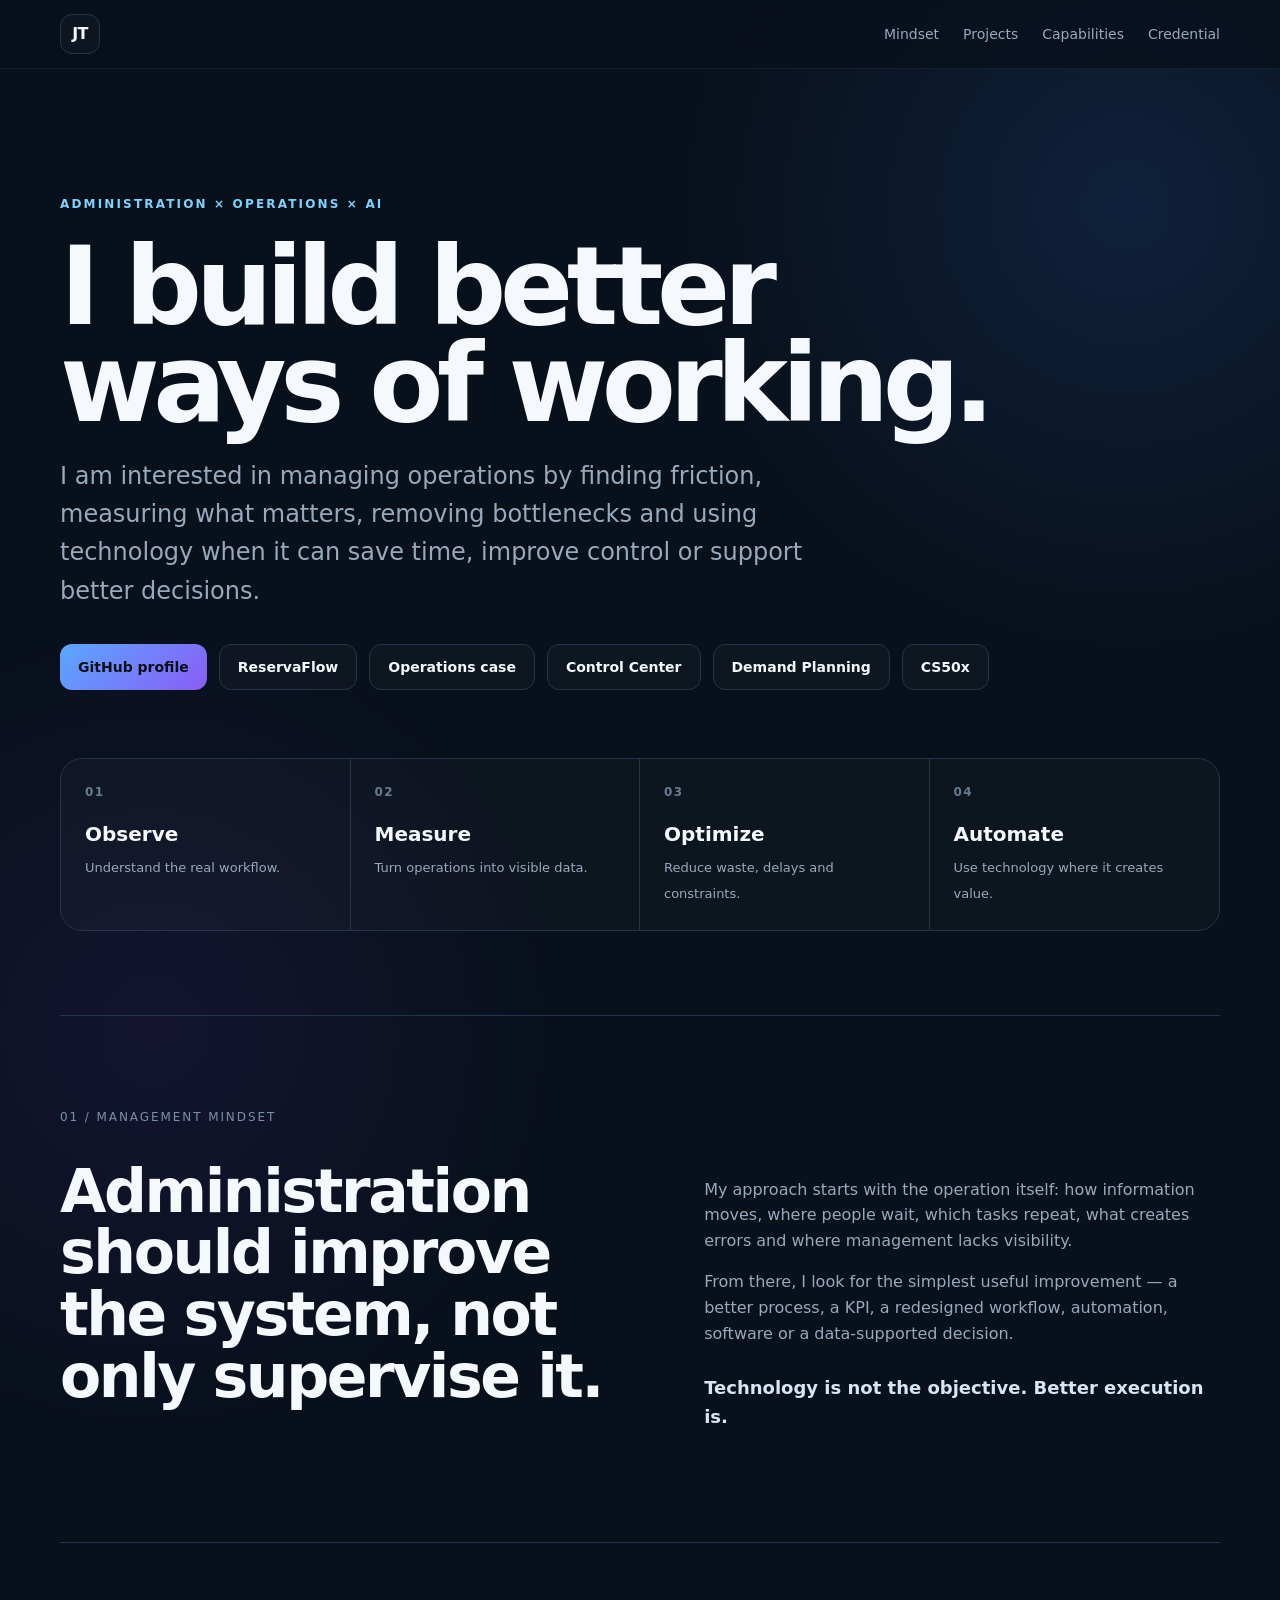
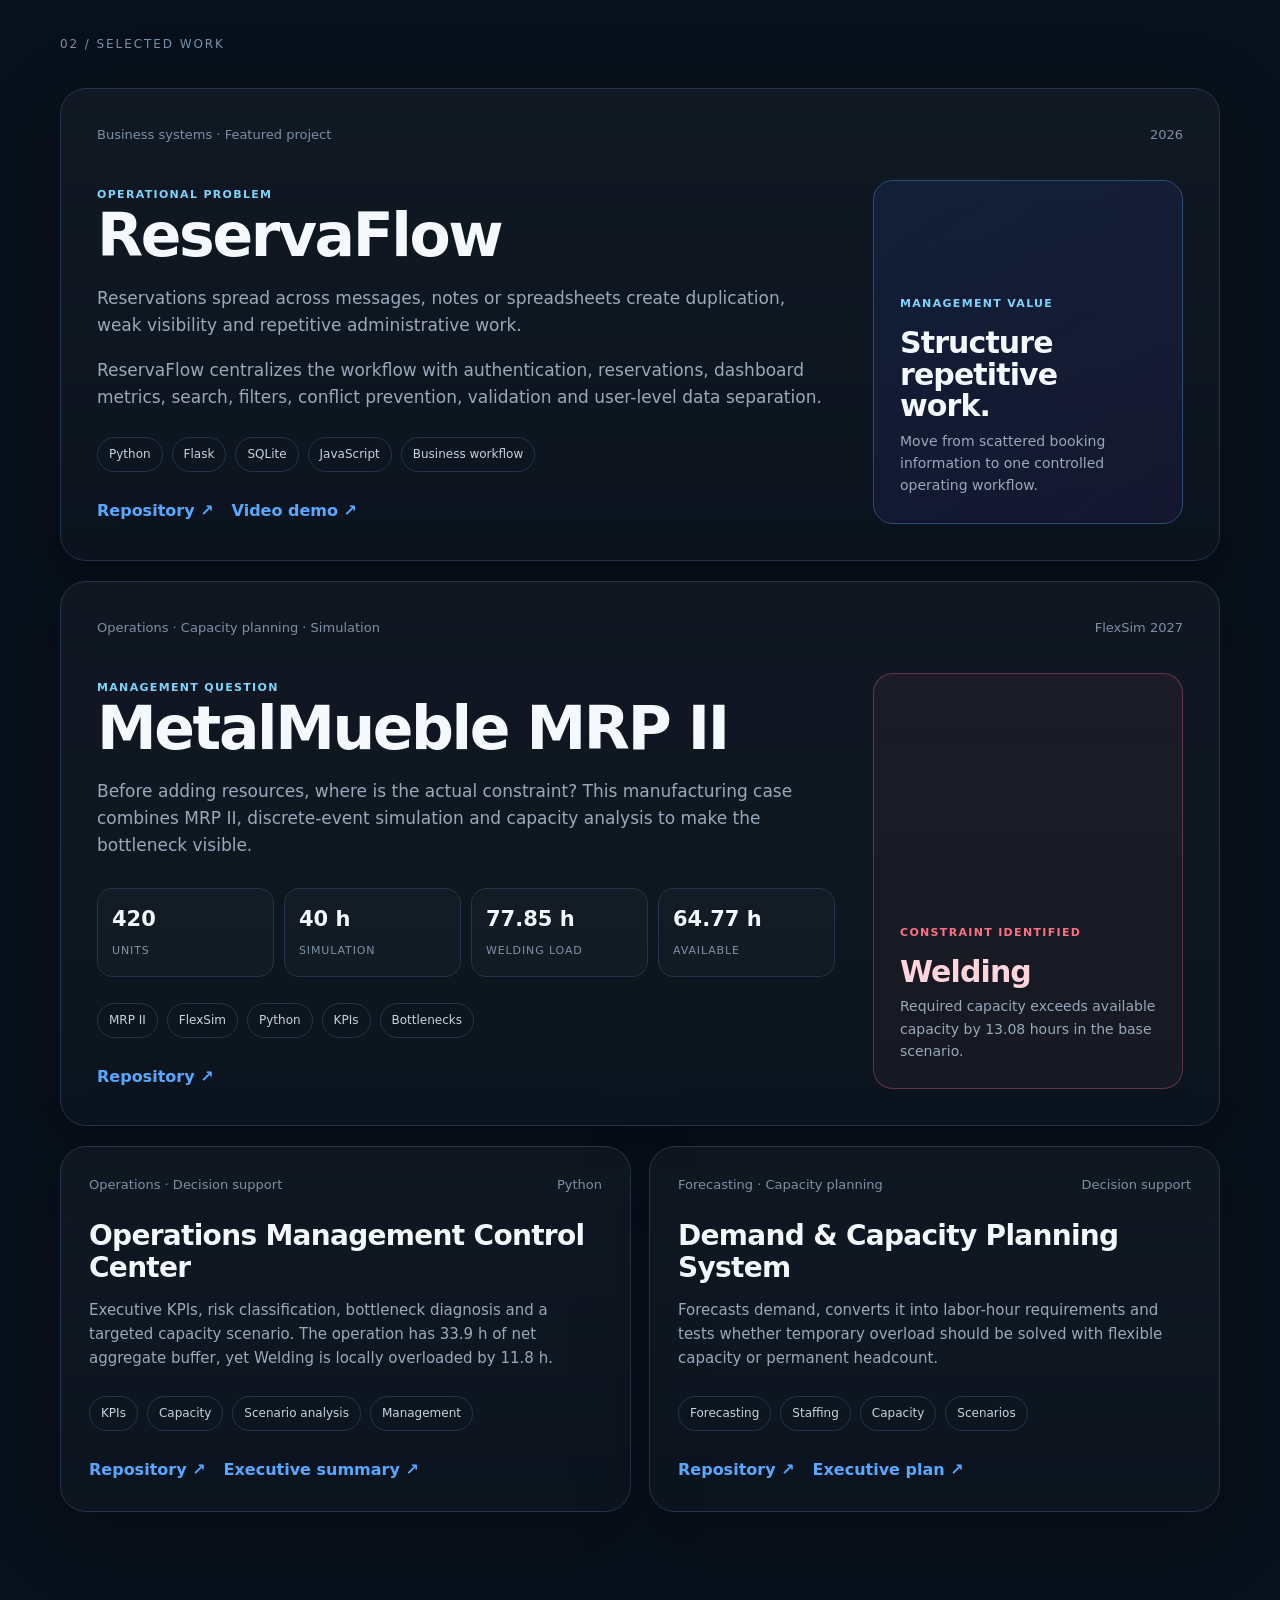
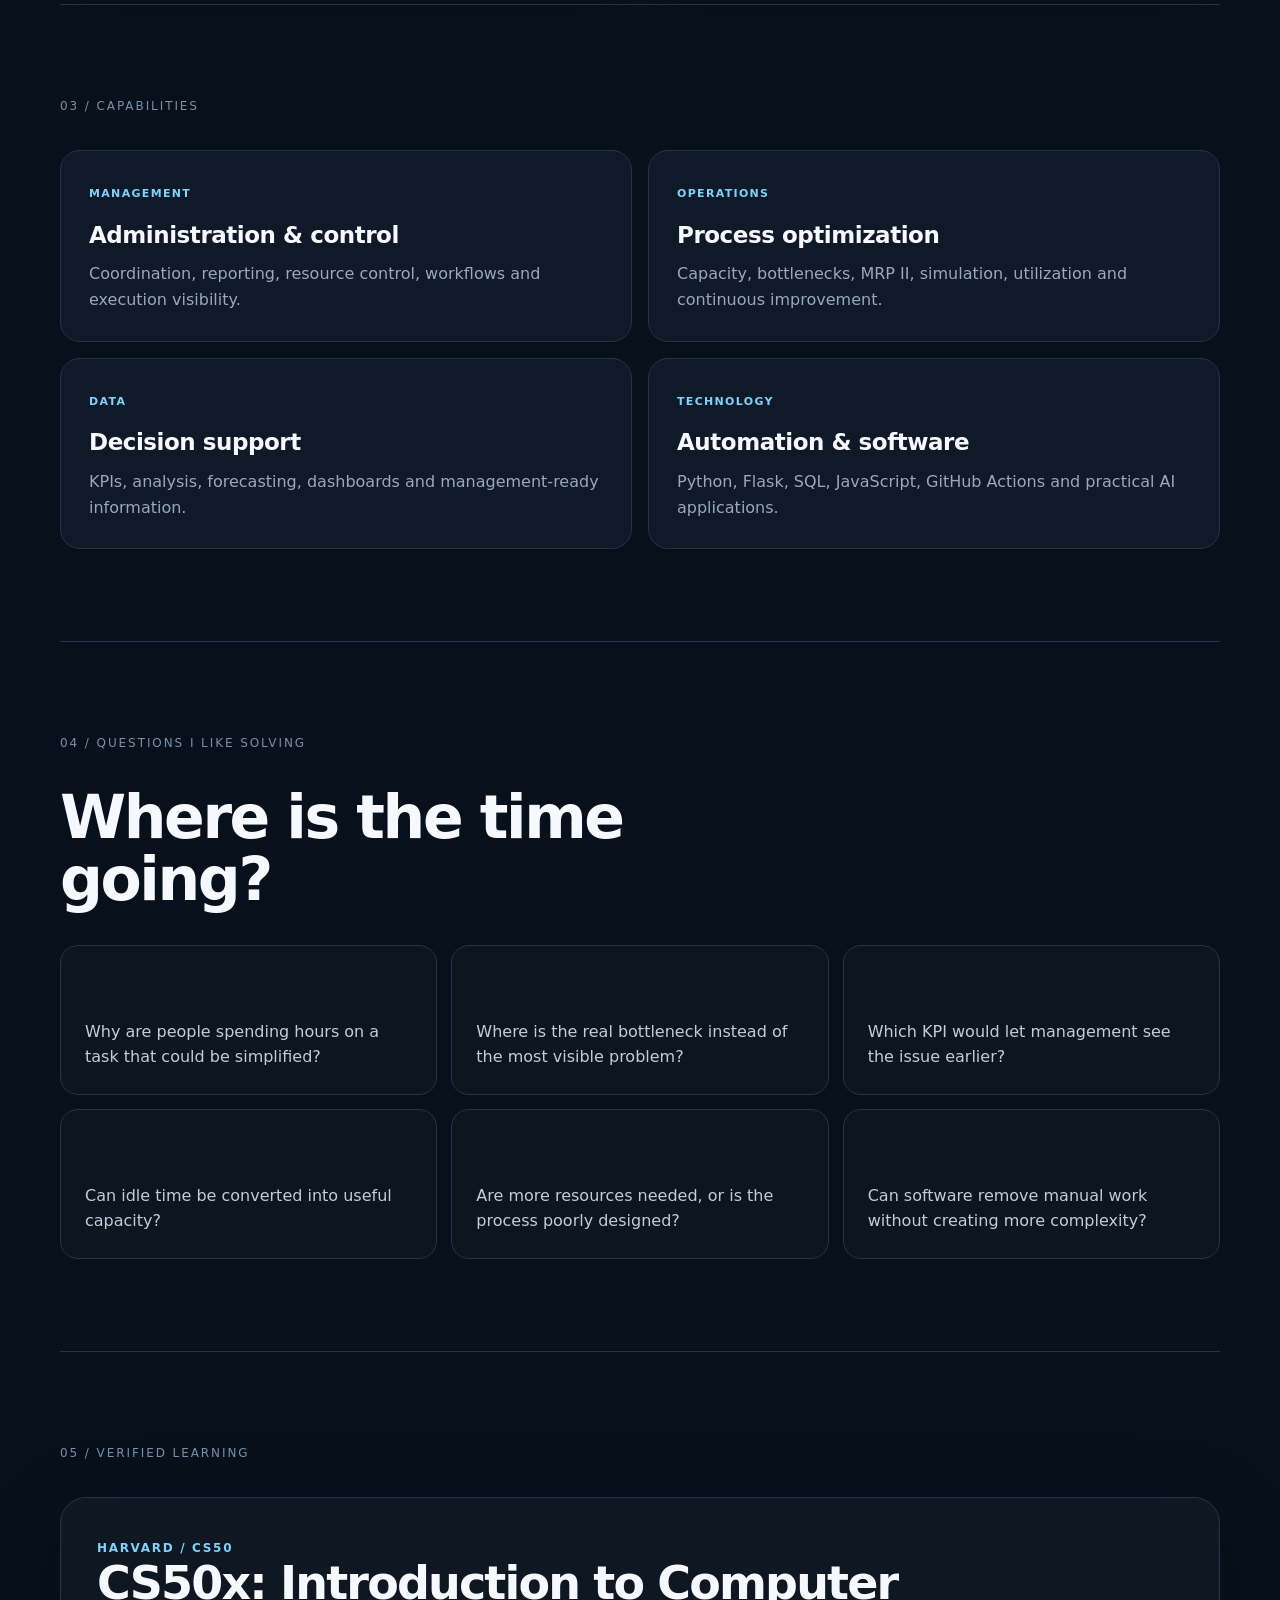
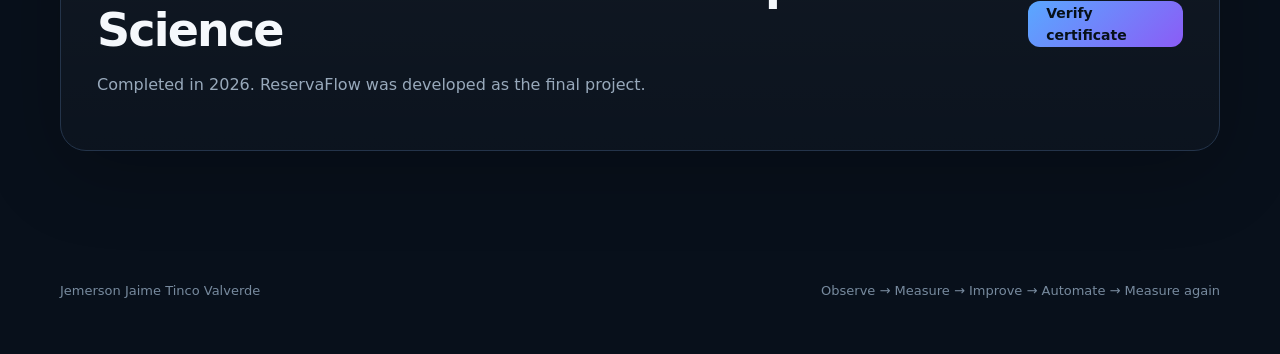
<file: docs/index.html>
<!doctype html>
<html lang="en">
<head>
  <meta charset="utf-8">
  <meta name="viewport" content="width=device-width, initial-scale=1">
  <meta name="description" content="Portfolio of Jemerson Jaime Tinco Valverde — administration, operations, process optimization, data, automation and applied AI.">
  <title>Jemerson Tinco Valverde | Operations × Administration × AI</title>
  <link rel="stylesheet" href="styles.css">
</head>
<body>
  <header class="nav-wrap">
    <nav class="nav container">
      <a class="brand" href="#top" aria-label="Home">JT</a>
      <div class="nav-links">
        <a href="#mindset">Mindset</a>
        <a href="#projects">Projects</a>
        <a href="#capabilities">Capabilities</a>
        <a href="#credential">Credential</a>
      </div>
    </nav>
  </header>

  <main id="top">
    <section class="hero container">
      <div class="eyebrow">Administration × Operations × AI</div>
      <h1>I build better<br>ways of working.</h1>
      <p class="hero-copy">
        I am interested in managing operations by finding friction, measuring what matters,
        removing bottlenecks and using technology when it can save time, improve control
        or support better decisions.
      </p>
      <div class="actions">
        <a class="btn primary" href="https://github.com/jtincovalverde">GitHub profile</a>
        <a class="btn" href="https://github.com/jtincovalverde/ReservaFlow">ReservaFlow</a>
        <a class="btn" href="https://github.com/jtincovalverde/MetalMueble-MRP-II-FlexSim">Operations case</a>
        <a class="btn" href="https://github.com/jtincovalverde/operations-management-control-center">Control Center</a>
        <a class="btn" href="https://github.com/jtincovalverde/demand-capacity-planning">Demand Planning</a>
        <a class="btn" href="https://cs50.harvard.edu/certificates/33971312-603f-44b5-ae8c-69c073080305">CS50x</a>
      </div>

      <div class="hero-metrics" aria-label="Core focus areas">
        <div><span>01</span><strong>Observe</strong><small>Understand the real workflow.</small></div>
        <div><span>02</span><strong>Measure</strong><small>Turn operations into visible data.</small></div>
        <div><span>03</span><strong>Optimize</strong><small>Reduce waste, delays and constraints.</small></div>
        <div><span>04</span><strong>Automate</strong><small>Use technology where it creates value.</small></div>
      </div>
    </section>

    <section id="mindset" class="section container">
      <div class="section-label">01 / Management mindset</div>
      <div class="split">
        <h2>Administration should improve the system, not only supervise it.</h2>
        <div>
          <p>
            My approach starts with the operation itself: how information moves, where people wait,
            which tasks repeat, what creates errors and where management lacks visibility.
          </p>
          <p>
            From there, I look for the simplest useful improvement — a better process, a KPI,
            a redesigned workflow, automation, software or a data-supported decision.
          </p>
          <p class="principle">Technology is not the objective. Better execution is.</p>
        </div>
      </div>
    </section>

    <section id="projects" class="section container">
      <div class="section-label">02 / Selected work</div>

      <article class="project-card featured">
        <div class="project-topline"><span>Business systems · Featured project</span><span>2026</span></div>
        <div class="project-layout">
          <div>
            <span class="problem-label">Operational problem</span>
            <h2>ReservaFlow</h2>
            <p>Reservations spread across messages, notes or spreadsheets create duplication, weak visibility and repetitive administrative work.</p>
            <p>ReservaFlow centralizes the workflow with authentication, reservations, dashboard metrics, search, filters, conflict prevention, validation and user-level data separation.</p>
            <div class="tags"><span>Python</span><span>Flask</span><span>SQLite</span><span>JavaScript</span><span>Business workflow</span></div>
            <div class="project-links"><a href="https://github.com/jtincovalverde/ReservaFlow">Repository ↗</a><a href="https://www.youtube.com/watch?v=mBzinlOeNAw">Video demo ↗</a></div>
          </div>
          <div class="impact-box"><span>Management value</span><strong>Structure repetitive work.</strong><p>Move from scattered booking information to one controlled operating workflow.</p></div>
        </div>
      </article>

      <article class="project-card featured second">
        <div class="project-topline"><span>Operations · Capacity planning · Simulation</span><span>FlexSim 2027</span></div>
        <div class="project-layout">
          <div>
            <span class="problem-label">Management question</span>
            <h2>MetalMueble MRP II</h2>
            <p>Before adding resources, where is the actual constraint? This manufacturing case combines MRP II, discrete-event simulation and capacity analysis to make the bottleneck visible.</p>
            <div class="case-stats">
              <div><strong>420</strong><span>units</span></div>
              <div><strong>40 h</strong><span>simulation</span></div>
              <div><strong>77.85 h</strong><span>welding load</span></div>
              <div><strong>64.77 h</strong><span>available</span></div>
            </div>
            <div class="tags"><span>MRP II</span><span>FlexSim</span><span>Python</span><span>KPIs</span><span>Bottlenecks</span></div>
            <div class="project-links"><a href="https://github.com/jtincovalverde/MetalMueble-MRP-II-FlexSim">Repository ↗</a></div>
          </div>
          <div class="impact-box warning"><span>Constraint identified</span><strong>Welding</strong><p>Required capacity exceeds available capacity by 13.08 hours in the base scenario.</p></div>
        </div>
      </article>

      <div class="project-grid">
        <article class="project-card compact">
          <div class="project-topline"><span>Operations · Decision support</span><span>Python</span></div>
          <h3>Operations Management Control Center</h3>
          <p>Executive KPIs, risk classification, bottleneck diagnosis and a targeted capacity scenario. The operation has 33.9 h of net aggregate buffer, yet Welding is locally overloaded by 11.8 h.</p>
          <div class="tags"><span>KPIs</span><span>Capacity</span><span>Scenario analysis</span><span>Management</span></div>
          <div class="project-links">
            <a href="https://github.com/jtincovalverde/operations-management-control-center">Repository ↗</a>
            <a href="https://github.com/jtincovalverde/operations-management-control-center/blob/main/executive_summary.md">Executive summary ↗</a>
          </div>
        </article>
        <article class="project-card compact">
          <div class="project-topline"><span>Forecasting · Capacity planning</span><span>Decision support</span></div>
          <h3>Demand & Capacity Planning System</h3>
          <p>Forecasts demand, converts it into labor-hour requirements and tests whether temporary overload should be solved with flexible capacity or permanent headcount.</p>
          <div class="tags"><span>Forecasting</span><span>Staffing</span><span>Capacity</span><span>Scenarios</span></div>
          <div class="project-links">
            <a href="https://github.com/jtincovalverde/demand-capacity-planning">Repository ↗</a>
            <a href="https://github.com/jtincovalverde/demand-capacity-planning/blob/main/executive_plan.md">Executive plan ↗</a>
          </div>
        </article>
      </div>
    </section>

    <section id="capabilities" class="section container">
      <div class="section-label">03 / Capabilities</div>
      <div class="skill-grid">
        <div><span>Management</span><h3>Administration & control</h3><p>Coordination, reporting, resource control, workflows and execution visibility.</p></div>
        <div><span>Operations</span><h3>Process optimization</h3><p>Capacity, bottlenecks, MRP II, simulation, utilization and continuous improvement.</p></div>
        <div><span>Data</span><h3>Decision support</h3><p>KPIs, analysis, forecasting, dashboards and management-ready information.</p></div>
        <div><span>Technology</span><h3>Automation & software</h3><p>Python, Flask, SQL, JavaScript, GitHub Actions and practical AI applications.</p></div>
      </div>
    </section>

    <section class="section container questions">
      <div class="section-label">04 / Questions I like solving</div>
      <h2>Where is the time going?</h2>
      <div class="question-grid">
        <p>Why are people spending hours on a task that could be simplified?</p>
        <p>Where is the real bottleneck instead of the most visible problem?</p>
        <p>Which KPI would let management see the issue earlier?</p>
        <p>Can idle time be converted into useful capacity?</p>
        <p>Are more resources needed, or is the process poorly designed?</p>
        <p>Can software remove manual work without creating more complexity?</p>
      </div>
    </section>

    <section id="credential" class="section container">
      <div class="section-label">05 / Verified learning</div>
      <div class="cert-card">
        <div><span class="cert-kicker">Harvard / CS50</span><h2>CS50x: Introduction to Computer Science</h2><p>Completed in 2026. ReservaFlow was developed as the final project.</p></div>
        <a class="btn primary" href="https://cs50.harvard.edu/certificates/33971312-603f-44b5-ae8c-69c073080305">Verify certificate</a>
      </div>
    </section>
  </main>

  <footer class="footer container">
    <span>Jemerson Jaime Tinco Valverde</span>
    <span>Observe → Measure → Improve → Automate → Measure again</span>
  </footer>
</body>
</html>
</file>
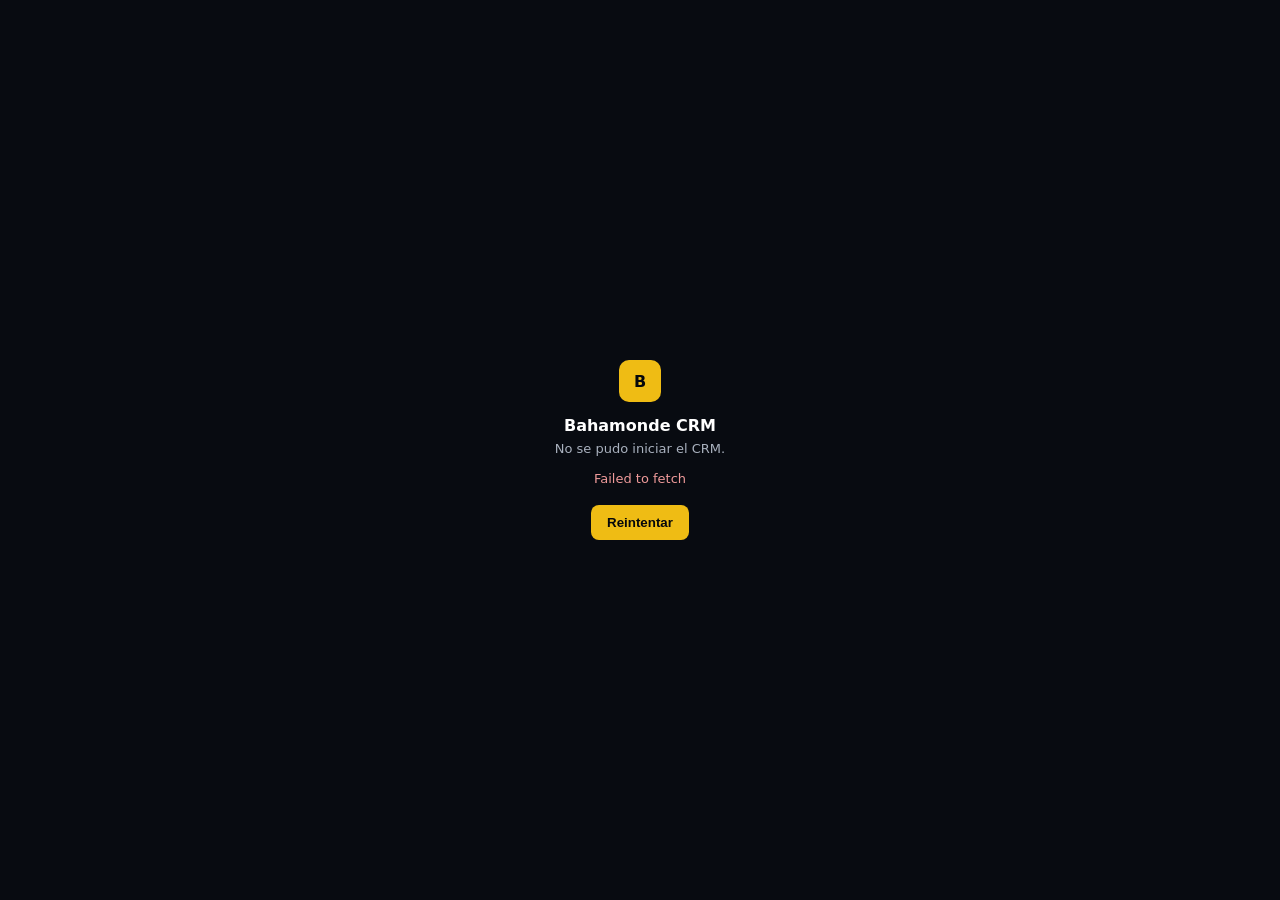
<file: docs/bahamonde-crm/index.html>
<!doctype html><html lang="es"><head><meta charset="utf-8"><meta name="viewport" content="width=device-width,initial-scale=1"><meta name="theme-color" content="#0A0F1C"><meta name="bahamonde-build" content="2026-09-14-1215"><title>Bahamonde CRM</title><link rel="manifest" href="./manifest.webmanifest"><style>html,body{margin:0;height:100%;background:#080b11;color:#fff;font-family:Inter,system-ui,sans-serif}.w{height:100%;display:grid;place-items:center;text-align:center}.b{background:#efbc14;color:#05070b;width:42px;height:42px;border-radius:10px;display:grid;place-items:center;font-weight:900;margin:auto}.t{margin-top:14px;font-weight:800}.s{margin-top:6px;color:#a9b1be;font-size:13px}.e{margin-top:14px;color:#ef9a9a;font-size:13px;max-width:620px;line-height:1.45}.r{margin-top:16px;background:#efbc14;color:#05070b;border:0;border-radius:8px;padding:10px 16px;font-weight:800;cursor:pointer}</style></head><body><div class="w"><div><div class="b">B</div><div class="t">Bahamonde CRM</div><div id="s" class="s">Cargando la versión más reciente…</div><div id="e" class="e"></div><button id="r" class="r" style="display:none">Reintentar</button></div></div><script>(async()=>{const retry=()=>location.replace('./?v='+Date.now());const fail=(m)=>{document.body.innerHTML='<div class="w"><div><div class="b">B</div><div class="t">Bahamonde CRM</div><div class="s">No se pudo iniciar el CRM.</div><div class="e">'+String(m).replace(/[&<>"']/g,c=>({'&':'&amp;','<':'&lt;','>':'&gt;','"':'&quot;',"'":'&#039;'}[c]))+'</div><button class="r" id="retry">Reintentar</button></div></div>';document.getElementById('retry').onclick=retry};try{const endpoint='https://dasheilkvbzaoqyzeicc.supabase.co/functions/v1/bahamonde?k=bahamonde-crm-2026&v='+Date.now();const res=await fetch(endpoint,{cache:'no-store',mode:'cors'});if(!res.ok)throw new Error('No se pudo obtener el CRM ('+res.status+').');const html=await res.text();if(!/^\s*<!doctype html/i.test(html)||!/<\/html>\s*$/i.test(html))throw new Error('La versión recibida está incompleta.');const parsed=new DOMParser().parseFromString(html,'text/html');const scripts=[...parsed.querySelectorAll('script')].map(s=>({src:s.getAttribute('src'),type:s.getAttribute('type')||'',text:s.textContent||''}));parsed.querySelectorAll('script').forEach(s=>s.remove());const mf=parsed.querySelector('link[rel="manifest"]');if(mf)mf.setAttribute('href','./manifest.webmanifest');document.documentElement.lang=parsed.documentElement.lang||'es';document.head.innerHTML=parsed.head.innerHTML;document.body.innerHTML=parsed.body.innerHTML;for(const s of scripts){await new Promise((resolve,reject)=>{const el=document.createElement('script');if(s.type)el.type=s.type;if(s.src){el.src=new URL(s.src,endpoint).href;el.onload=resolve;el.onerror=()=>reject(new Error('No se pudo cargar un componente del CRM.'));document.body.appendChild(el)}else{try{el.textContent=s.text;document.body.appendChild(el);resolve()}catch(e){reject(e)}}})}setTimeout(()=>{const form=document.getElementById('af');if(form&&!form.onsubmit)fail('La interfaz cargó, pero el módulo de acceso no se inició. Recarga la página.')},500)}catch(e){fail(e&&e.message?e.message:String(e))}})();</script></body></html>
</file>
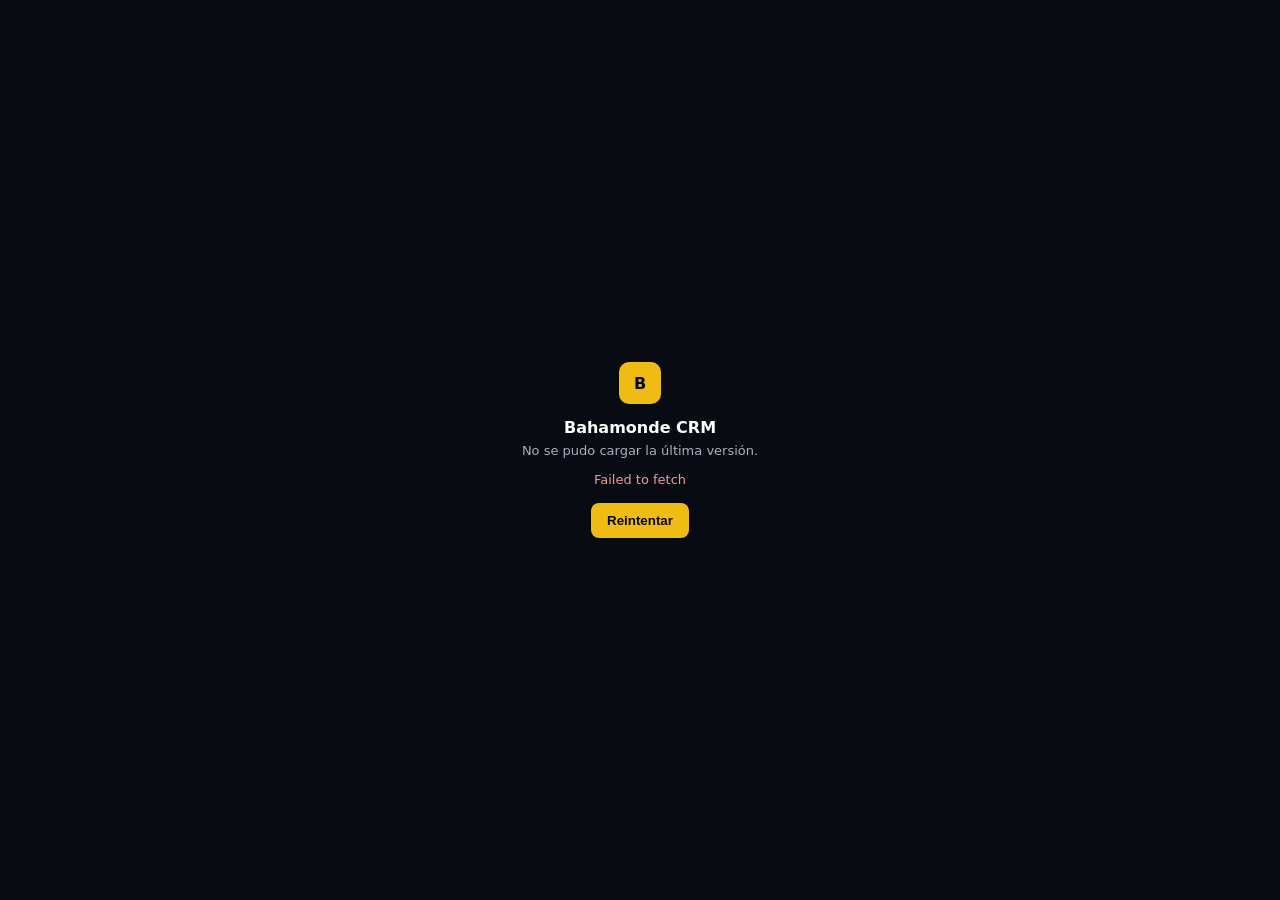
<file: bahamonde-crm-live/app.html>
<!doctype html><html lang="es"><head><meta charset="utf-8"><meta name="viewport" content="width=device-width,initial-scale=1"><meta name="theme-color" content="#0A0F1C"><title>Bahamonde CRM</title><style>html,body{margin:0;height:100%;background:#080b11;color:#fff;font-family:Inter,system-ui,sans-serif}.w{height:100%;display:grid;place-items:center;text-align:center}.b{background:#efbc14;color:#05070b;width:42px;height:42px;border-radius:10px;display:grid;place-items:center;font-weight:900;margin:auto}.t{margin-top:14px;font-weight:800}.s{margin-top:6px;color:#a9b1be;font-size:13px}.e{margin-top:14px;color:#ef9a9a;font-size:13px;max-width:520px}.r{margin-top:16px;background:#efbc14;color:#05070b;border:0;border-radius:8px;padding:10px 16px;font-weight:800;cursor:pointer}</style></head><body><div class="w"><div><div class="b">B</div><div class="t">Bahamonde CRM</div><div id="s" class="s">Cargando la versión más reciente…</div><div id="e" class="e"></div><button id="r" class="r" style="display:none" onclick="location.reload()">Reintentar</button></div></div><script>(async()=>{try{const u='https://raw.githubusercontent.com/jtincovalverde/jtincovalverde/main/bahamonde-crm-live/payload.b64?v='+Date.now();const res=await fetch(u,{cache:'no-store'});if(!res.ok)throw new Error('No se pudo descargar el sistema ('+res.status+').');let b64=(await res.text()).replace(/\s+/g,'');if(!/^[A-Za-z0-9+/]+=*$/.test(b64))throw new Error('El paquete remoto está dañado.');const bin=atob(b64),bytes=new Uint8Array(bin.length);for(let i=0;i<bin.length;i++)bytes[i]=bin.charCodeAt(i);if(!('DecompressionStream'in window))throw new Error('Tu navegador necesita actualizarse para abrir esta versión.');const stream=new Blob([bytes]).stream().pipeThrough(new DecompressionStream('gzip'));const html=await new Response(stream).text();if(!/^\s*<!doctype html/i.test(html)&&!/^\s*<html/i.test(html))throw new Error('La actualización recibida no contiene una aplicación válida.');document.open();document.write(html);document.close()}catch(err){document.getElementById('s').textContent='No se pudo cargar la última versión.';document.getElementById('e').textContent=err?.message||String(err);document.getElementById('r').style.display='inline-block'}})();</script></body></html>
</file>
<file: docs/styles.css>
:root {
  --bg: #08101b;
  --panel: #0f1927;
  --panel-2: #121f31;
  --text: #f5f8fc;
  --muted: #98a9bb;
  --line: #24344a;
  --accent: #59a8ff;
  --accent-2: #8b5cf6;
  --danger: #fb7185;
  --success: #4ade80;
}

* { box-sizing: border-box; }
html { scroll-behavior: smooth; }
body {
  margin: 0;
  font-family: Inter, ui-sans-serif, system-ui, -apple-system, BlinkMacSystemFont, "Segoe UI", sans-serif;
  background:
    radial-gradient(circle at 88% 4%, rgba(59,130,246,.15), transparent 28rem),
    radial-gradient(circle at 12% 20%, rgba(124,58,237,.10), transparent 26rem),
    var(--bg);
  color: var(--text);
  line-height: 1.6;
}
a { color: inherit; }
.container { width: min(1160px, calc(100% - 40px)); margin: 0 auto; }

.nav-wrap {
  position: sticky;
  top: 0;
  z-index: 10;
  backdrop-filter: blur(14px);
  background: rgba(8,16,27,.78);
  border-bottom: 1px solid rgba(255,255,255,.06);
}
.nav { min-height: 68px; display: flex; align-items: center; justify-content: space-between; }
.brand {
  width: 40px; height: 40px; display: grid; place-items: center;
  border: 1px solid var(--line); border-radius: 12px;
  text-decoration: none; font-weight: 900; letter-spacing: -.04em;
  background: rgba(255,255,255,.025);
}
.nav-links { display: flex; gap: 24px; }
.nav-links a { color: var(--muted); text-decoration: none; font-size: 14px; }
.nav-links a:hover { color: var(--text); }

.hero { padding: 126px 0 84px; }
.eyebrow {
  color: #7dd3fc; text-transform: uppercase; letter-spacing: .18em;
  font-size: 12px; font-weight: 800;
}
h1 {
  font-size: clamp(58px, 9vw, 108px);
  line-height: .9; letter-spacing: -.06em;
  margin: 24px 0; max-width: 1050px;
}
.hero-copy { max-width: 820px; color: var(--muted); font-size: clamp(18px, 2.3vw, 24px); }
.actions { display: flex; flex-wrap: wrap; gap: 12px; margin-top: 34px; }
.btn {
  display: inline-flex; align-items: center; justify-content: center;
  min-height: 46px; padding: 0 18px;
  border: 1px solid var(--line); border-radius: 12px;
  text-decoration: none; font-weight: 800; font-size: 14px;
  background: rgba(255,255,255,.025);
  transition: .2s ease;
}
.btn:hover { transform: translateY(-2px); border-color: #46617f; }
.btn.primary { background: linear-gradient(135deg, var(--accent), var(--accent-2)); color: #071019; border: 0; }

.hero-metrics {
  margin-top: 68px;
  display: grid;
  grid-template-columns: repeat(4, minmax(0, 1fr));
  border: 1px solid var(--line);
  border-radius: 22px;
  overflow: hidden;
  background: rgba(255,255,255,.018);
}
.hero-metrics > div { padding: 24px; min-height: 138px; border-right: 1px solid var(--line); }
.hero-metrics > div:last-child { border-right: 0; }
.hero-metrics span { display: block; color: #667b91; font-size: 12px; font-weight: 800; letter-spacing: .12em; }
.hero-metrics strong { display: block; margin: 16px 0 4px; font-size: 20px; }
.hero-metrics small { color: var(--muted); font-size: 13px; line-height: 1.45; }

.section { padding: 92px 0; border-top: 1px solid var(--line); }
.section-label { color: #7890a8; font-size: 12px; letter-spacing: .16em; text-transform: uppercase; margin-bottom: 34px; }
.split { display: grid; grid-template-columns: 1.05fr .95fr; gap: 74px; }
h2 { font-size: clamp(34px, 5vw, 60px); line-height: 1.03; letter-spacing: -.04em; margin: 0 0 18px; }
p { color: var(--muted); }
.principle { color: #d7e5f4; font-weight: 800; font-size: 18px; margin-top: 28px; }

.project-card, .cert-card {
  border: 1px solid var(--line);
  background: linear-gradient(180deg, rgba(255,255,255,.035), rgba(255,255,255,.014));
  border-radius: 26px;
  padding: 36px;
  box-shadow: 0 20px 80px rgba(0,0,0,.24);
}
.project-card.featured { margin-bottom: 20px; }
.project-card.featured.second { margin-top: 20px; }
.project-topline {
  display: flex; justify-content: space-between; gap: 16px;
  color: #7d90a5; font-size: 13px; margin-bottom: 34px;
}
.project-layout { display: grid; grid-template-columns: minmax(0, 1fr) 310px; gap: 38px; align-items: stretch; }
.problem-label { color: #7dd3fc; text-transform: uppercase; letter-spacing: .12em; font-size: 11px; font-weight: 900; }
.project-card p { max-width: 790px; font-size: 17px; }
.impact-box {
  border: 1px solid #2e4c70;
  background: linear-gradient(145deg, rgba(37,99,235,.11), rgba(124,58,237,.08));
  border-radius: 20px;
  padding: 26px;
  display: flex;
  flex-direction: column;
  justify-content: flex-end;
}
.impact-box span { color: #7dd3fc; text-transform: uppercase; letter-spacing: .12em; font-size: 11px; font-weight: 900; }
.impact-box strong { display: block; font-size: 30px; line-height: 1.05; margin: 14px 0 8px; letter-spacing: -.03em; }
.impact-box p { margin: 0; font-size: 14px; }
.impact-box.warning { border-color: rgba(251,113,133,.32); background: rgba(251,113,133,.045); }
.impact-box.warning span { color: var(--danger); }
.impact-box.warning strong { color: #ffd4dc; }

.case-stats { display: grid; grid-template-columns: repeat(4, 1fr); gap: 10px; margin: 28px 0 10px; }
.case-stats > div { border: 1px solid var(--line); border-radius: 15px; padding: 14px; background: rgba(255,255,255,.02); }
.case-stats strong { display: block; font-size: 21px; }
.case-stats span { color: #7f91a7; font-size: 11px; text-transform: uppercase; letter-spacing: .08em; }

.tags { display: flex; flex-wrap: wrap; gap: 9px; margin: 26px 0; }
.tags span { border: 1px solid var(--line); color: #c8d3df; border-radius: 999px; padding: 7px 11px; font-size: 12px; }
.project-links { display: flex; gap: 18px; flex-wrap: wrap; }
.project-links a { color: var(--accent); text-decoration: none; font-weight: 800; }

.project-grid { display: grid; grid-template-columns: repeat(2, minmax(0, 1fr)); gap: 18px; margin-top: 18px; }
.project-card.compact { padding: 28px; }
.project-card.compact h3 { margin: 0 0 14px; font-size: 28px; line-height: 1.12; letter-spacing: -.025em; }
.project-card.compact .project-topline { margin-bottom: 24px; }
.project-card.compact p { font-size: 15px; }

.skill-grid { display: grid; grid-template-columns: repeat(2, 1fr); gap: 16px; }
.skill-grid > div { border: 1px solid var(--line); border-radius: 20px; padding: 28px; background: var(--panel); }
.skill-grid > div > span { color: #7dd3fc; text-transform: uppercase; letter-spacing: .12em; font-size: 11px; font-weight: 900; }
.skill-grid h3 { margin: 12px 0 8px; font-size: 23px; letter-spacing: -.02em; }
.skill-grid p { margin: 0; }

.questions h2 { max-width: 680px; }
.question-grid { display: grid; grid-template-columns: repeat(3, 1fr); gap: 14px; margin-top: 34px; }
.question-grid p {
  margin: 0; min-height: 150px; padding: 24px;
  border: 1px solid var(--line); border-radius: 18px;
  background: rgba(255,255,255,.02);
  display: flex; align-items: flex-end;
  font-size: 16px; color: #c0cddd;
}

.cert-card { display: flex; align-items: center; justify-content: space-between; gap: 30px; }
.cert-card h2 { font-size: clamp(28px, 4vw, 46px); }
.cert-kicker { color: #7dd3fc; font-size: 12px; font-weight: 900; letter-spacing: .14em; text-transform: uppercase; }
.footer { padding: 38px 0 52px; display: flex; justify-content: space-between; gap: 20px; color: #778a9e; font-size: 13px; }

@media (max-width: 900px) {
  .hero-metrics { grid-template-columns: repeat(2, 1fr); }
  .hero-metrics > div:nth-child(2) { border-right: 0; }
  .hero-metrics > div:nth-child(-n+2) { border-bottom: 1px solid var(--line); }
  .project-layout { grid-template-columns: 1fr; }
  .impact-box { min-height: 210px; }
  .question-grid { grid-template-columns: repeat(2, 1fr); }
}

@media (max-width: 700px) {
  .nav-links { display: none; }
  .hero { padding-top: 88px; }
  .split, .skill-grid, .project-grid, .question-grid { grid-template-columns: 1fr; }
  .hero-metrics { grid-template-columns: 1fr; }
  .hero-metrics > div { border-right: 0; border-bottom: 1px solid var(--line); }
  .hero-metrics > div:last-child { border-bottom: 0; }
  .case-stats { grid-template-columns: repeat(2, 1fr); }
  .project-card, .cert-card { padding: 26px; }
  .cert-card { align-items: flex-start; flex-direction: column; }
  .footer { flex-direction: column; }
}
</file>
